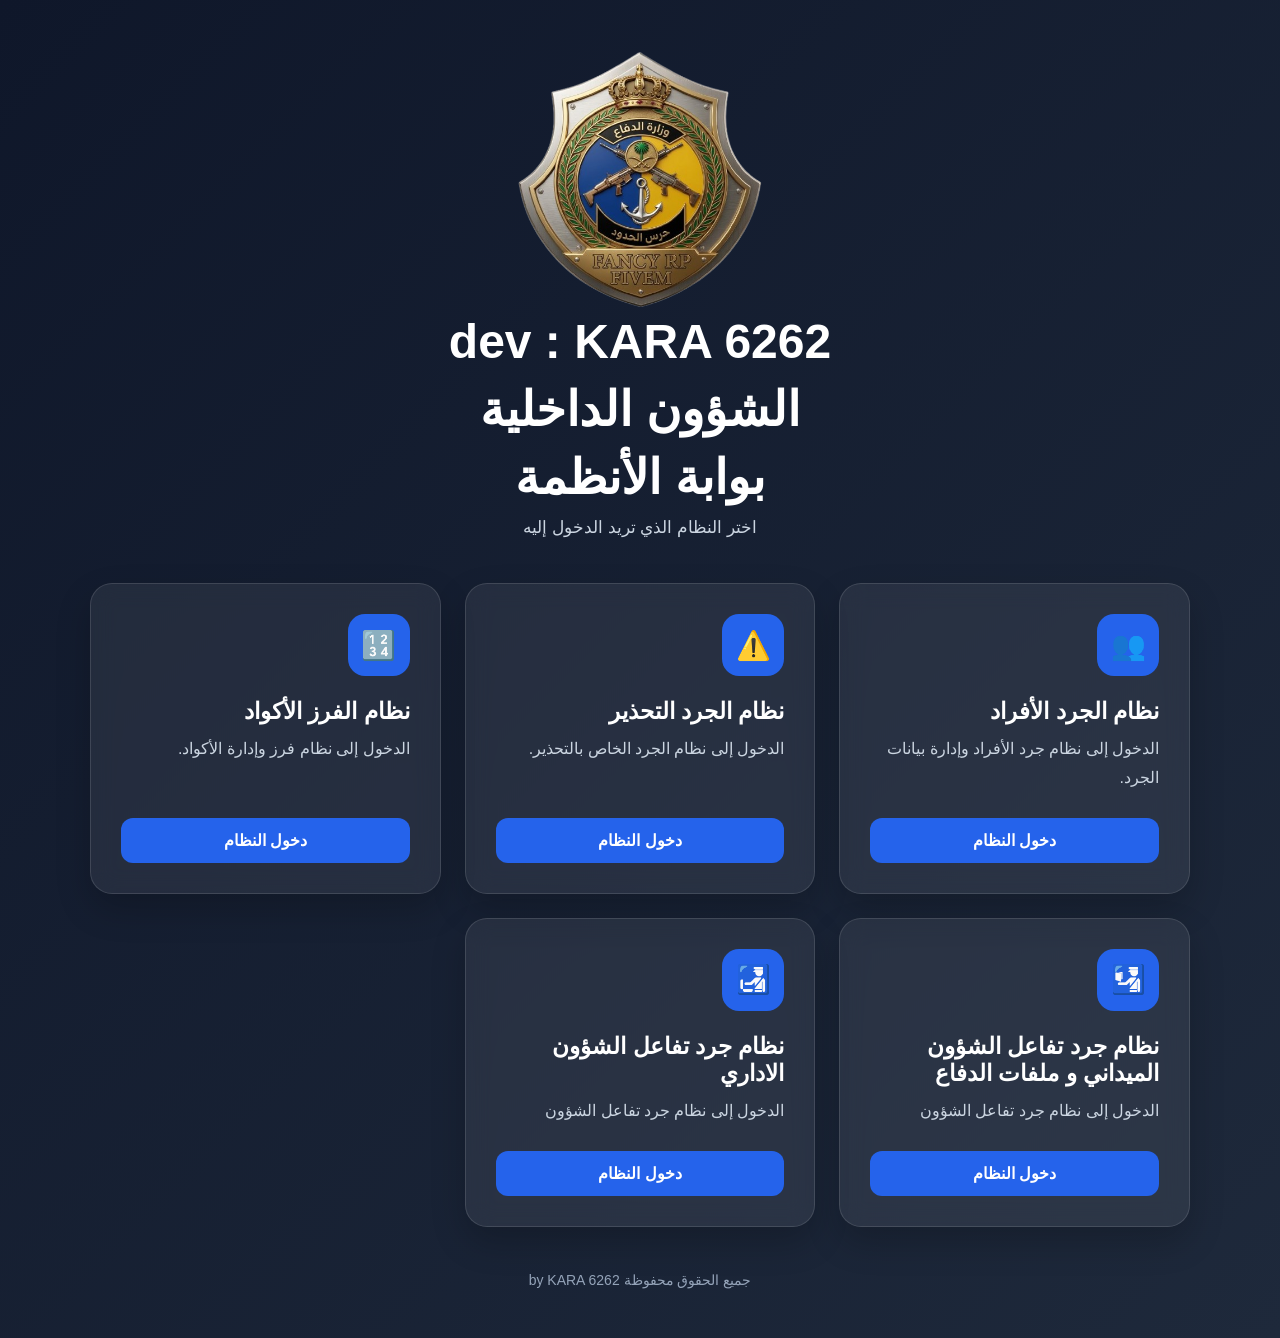
<file: total/index.html>
<!DOCTYPE html>
<html lang="ar" dir="rtl">
<head>
  <meta charset="UTF-8">
  <meta name="viewport" content="width=device-width, initial-scale=1.0">
  <title>بوابة الأنظمة</title>
  <style>
    * { box-sizing: border-box; }
    body {
      margin: 0;
      font-family: Tahoma, Arial, sans-serif;
      min-height: 100vh;
      background: linear-gradient(135deg, #0f172a, #1e293b);
      color: #fff;
    }

    .container {
      width: min(1100px, 92%);
      margin: auto;
      padding: 50px 0;
    }

    header {
      text-align: center;
      margin-bottom: 45px;
    }

    header h1 {
      margin: 0 0 12px;
      font-size: clamp(30px, 5vw, 48px);
    }

    header p {
      margin: 0;
      color: #cbd5e1;
      font-size: 17px;
    }

    .systems {
      display: grid;
      grid-template-columns: repeat(3, 1fr);
      gap: 24px;
    }

    .card {
      display: flex;
      flex-direction: column;
      justify-content: space-between;
      min-height: 260px;
      padding: 30px;
      border: 1px solid rgba(255,255,255,.12);
      border-radius: 22px;
      background: rgba(255,255,255,.07);
      backdrop-filter: blur(12px);
      box-shadow: 0 15px 35px rgba(0,0,0,.2);
      transition: .25s ease;
    }

    .card:hover {
      transform: translateY(-7px);
      background: rgba(255,255,255,.11);
      box-shadow: 0 20px 45px rgba(0,0,0,.3);
    }

    .icon {
      width: 62px;
      height: 62px;
      display: grid;
      place-items: center;
      border-radius: 17px;
      background: #2563eb;
      font-size: 28px;
      margin-bottom: 22px;
    }

    .card h2 {
      margin: 0 0 10px;
      font-size: 23px;
    }

    .card p {
      margin: 0 0 25px;
      color: #cbd5e1;
      line-height: 1.8;
    }

    .btn {
      display: block;
      text-align: center;
      text-decoration: none;
      color: #fff;
      background: #2563eb;
      padding: 13px 18px;
      border-radius: 12px;
      font-weight: bold;
      transition: .2s;
    }

    .btn:hover {
      background: #1d4ed8;
    }

    footer {
      text-align: center;
      margin-top: 45px;
      color: #94a3b8;
      font-size: 14px;
    }
    header img {
      max-width: 300px;
      max-height: 300px;
    }
    

    @media (max-width: 800px) {
      .systems {
        grid-template-columns: 1fr;
      }

      .container {
        padding: 35px 0;
      }
    }
  </style>
</head>

<body>
  <main class="container">
    
    <header>
      <img src="assets/1.png">
      <h1>dev : KARA 6262</h1>
        <h1>الشؤون الداخلية </h1>
      <h1>بوابة الأنظمة</h1>
      <p>اختر النظام الذي تريد الدخول إليه</p>
    </header>

    <section class="systems">

      <article class="card">
        <div>
          <div class="icon">👥</div>
          <h2>نظام الجرد الأفراد</h2>
          <p>الدخول إلى نظام جرد الأفراد وإدارة بيانات الجرد.</p>
        </div>
        <a class="btn" href="afrad/index.html">دخول النظام</a>
      </article>

      <article class="card">
        <div>
          <div class="icon">⚠️</div>
          <h2>نظام الجرد التحذير</h2>
          <p>الدخول إلى نظام الجرد الخاص بالتحذير.</p>
        </div>
        <a class="btn" href="thather/index_updated.html">دخول النظام</a>
      </article>

      <article class="card">
        <div>
          <div class="icon">🔢</div>
          <h2>نظام الفرز الأكواد</h2>
          <p>الدخول إلى نظام فرز وإدارة الأكواد.</p>
        </div>
        <a class="btn" href="code/index.html">دخول النظام</a>
      </article>
      <article class="card">
        <div>
          <div class="icon">🛂</div>
          <h2> نظام جرد تفاعل الشؤون الميداني و ملفات الدفاع</h2>
          <p>الدخول إلى نظام جرد تفاعل الشؤون</p>
        </div>
        <a class="btn" href="tfaaol/index.html">دخول النظام</a>
      </article>
      <article class="card">
        <div>
          <div class="icon">🛃</div>
          <h2> نظام جرد تفاعل الشؤون الاداري</h2>
          <p>الدخول إلى نظام جرد تفاعل الشؤون</p>
        </div>
        <a class="btn" href="maydany/index.html">دخول النظام</a>
      </article>
    </section>

    <footer>
      جميع الحقوق محفوظة
      by KARA 6262
    </footer>

  </main>
</body>
</html>
</file>
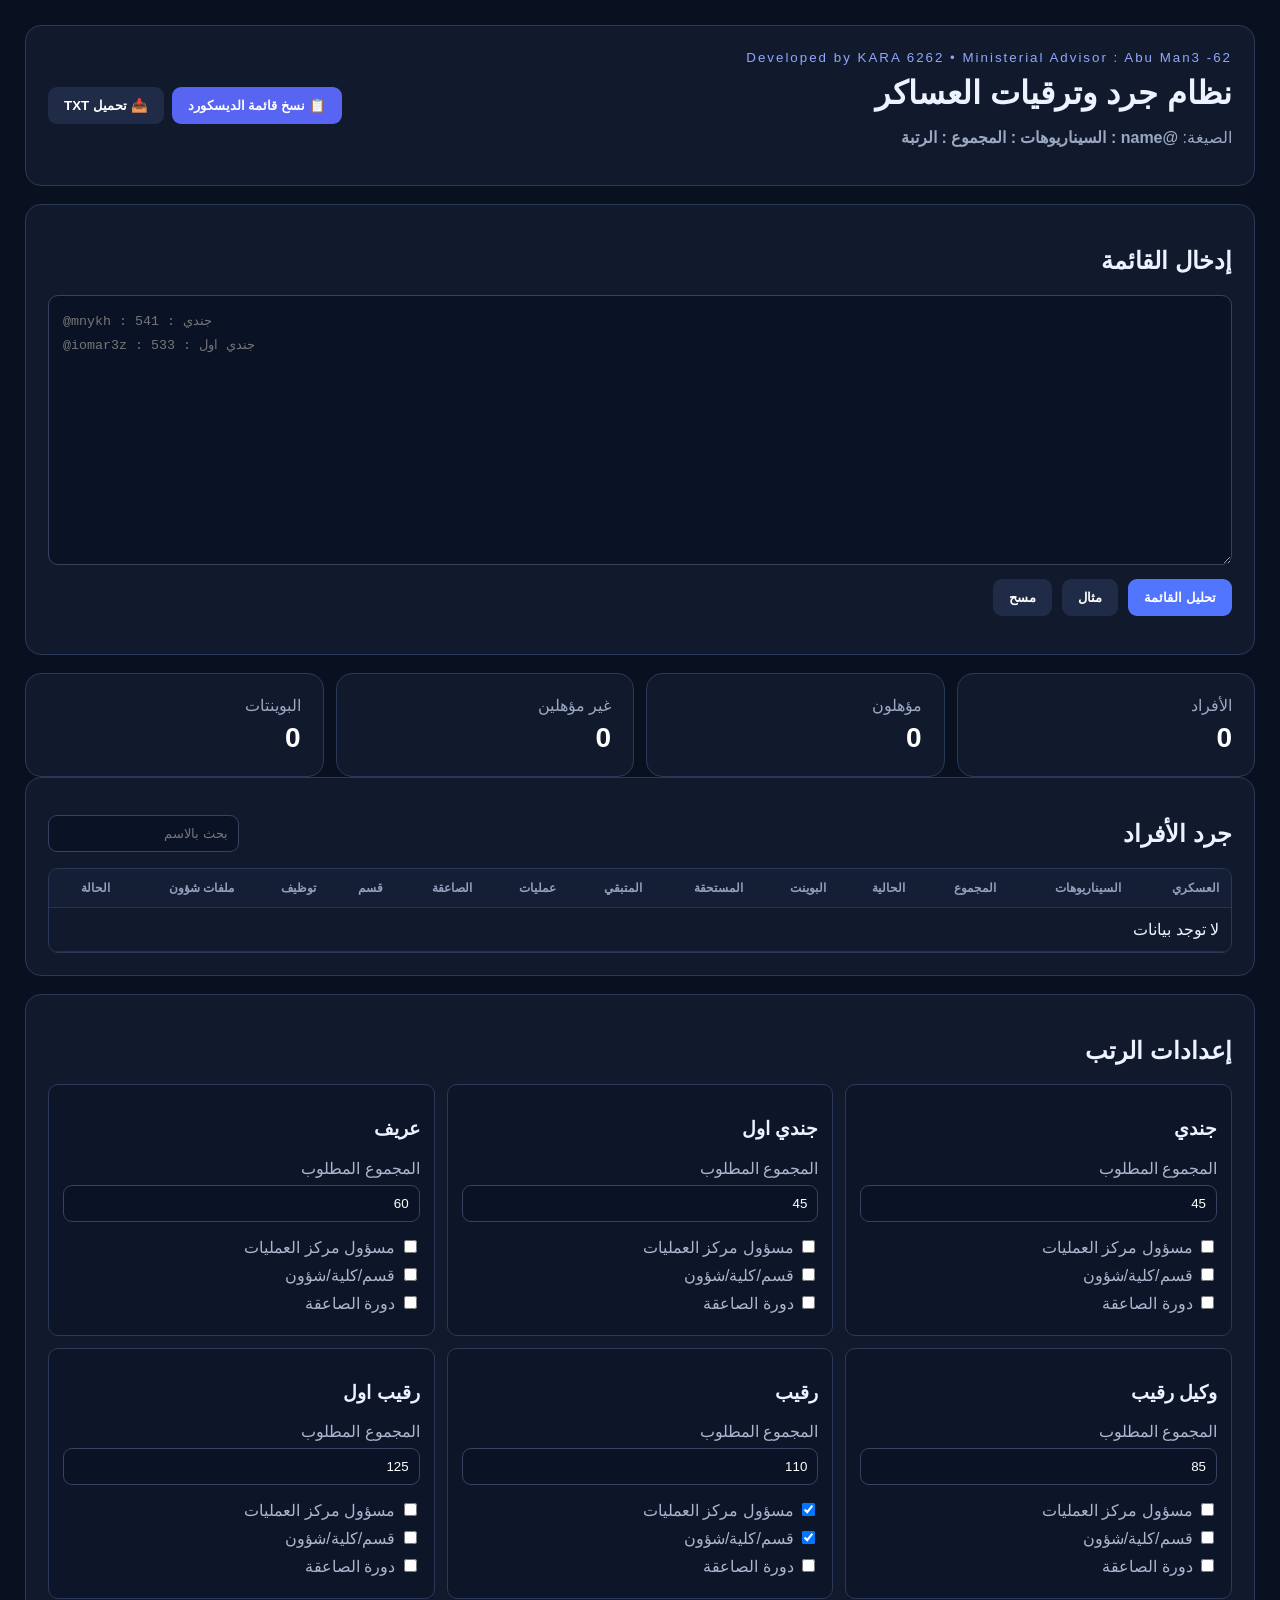
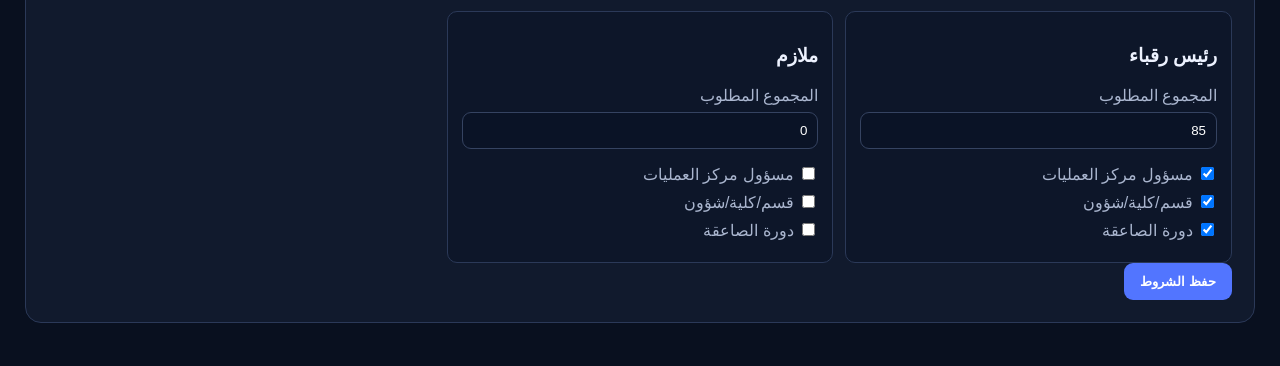
<file: total/afrad/index.html>
<!doctype html><html lang="ar" dir="rtl"><head><meta charset="utf-8"><meta name="viewport" content="width=device-width,initial-scale=1"><title>جرد ترقيات GTA RP</title><link rel="stylesheet" href="style.css"></head><body><main>
<header><div><small>Developed by KARA 6262 • Ministerial Advisor : Abu Man3 -62</small><h1>نظام جرد وترقيات العساكر</h1><p>الصيغة: <b>@name : السيناريوهات : المجموع : الرتبة</b></p></div><div class="export-actions">
<button id="copyDiscord">📋 نسخ قائمة الديسكورد</button>
<button id="export">📥 تحميل TXT</button>
</div></header>
<section><h2>إدخال القائمة</h2><textarea id="input" placeholder="@mnykh : 541 : جندي&#10;@iomar3z : 533 : جندي اول"></textarea><div class="actions"><button id="process">تحليل القائمة</button><button id="sample">مثال</button><button id="clear">مسح</button></div><p id="msg"></p></section>
<div class="stats"><div>الأفراد<strong id="total">0</strong></div><div>مؤهلون<strong id="eligible">0</strong></div><div>غير مؤهلين<strong id="not">0</strong></div><div>البوينتات<strong id="points">0</strong></div></div>
<section><div class="toolbar"><h2>جرد الأفراد</h2><input id="search" placeholder="بحث بالاسم"></div><div class="table"><table><thead><tr><th>العسكري</th><th>السيناريوهات</th><th>المجموع</th><th>الحالية</th><th>البوينت</th><th>المستحقة</th><th>المتبقي</th><th>عمليات</th><th>الصاعقة</th><th>قسم</th><th>توظيف</th><th>ملفات شؤون</th><th>الحالة</th></tr></thead><tbody id="body"></tbody></table></div></section>
<section><h2>إعدادات الرتب</h2><div id="rules" class="rules"></div><button id="save">حفظ الشروط</button></section>
</main><script src="app.js"></script></body></html>
</file>
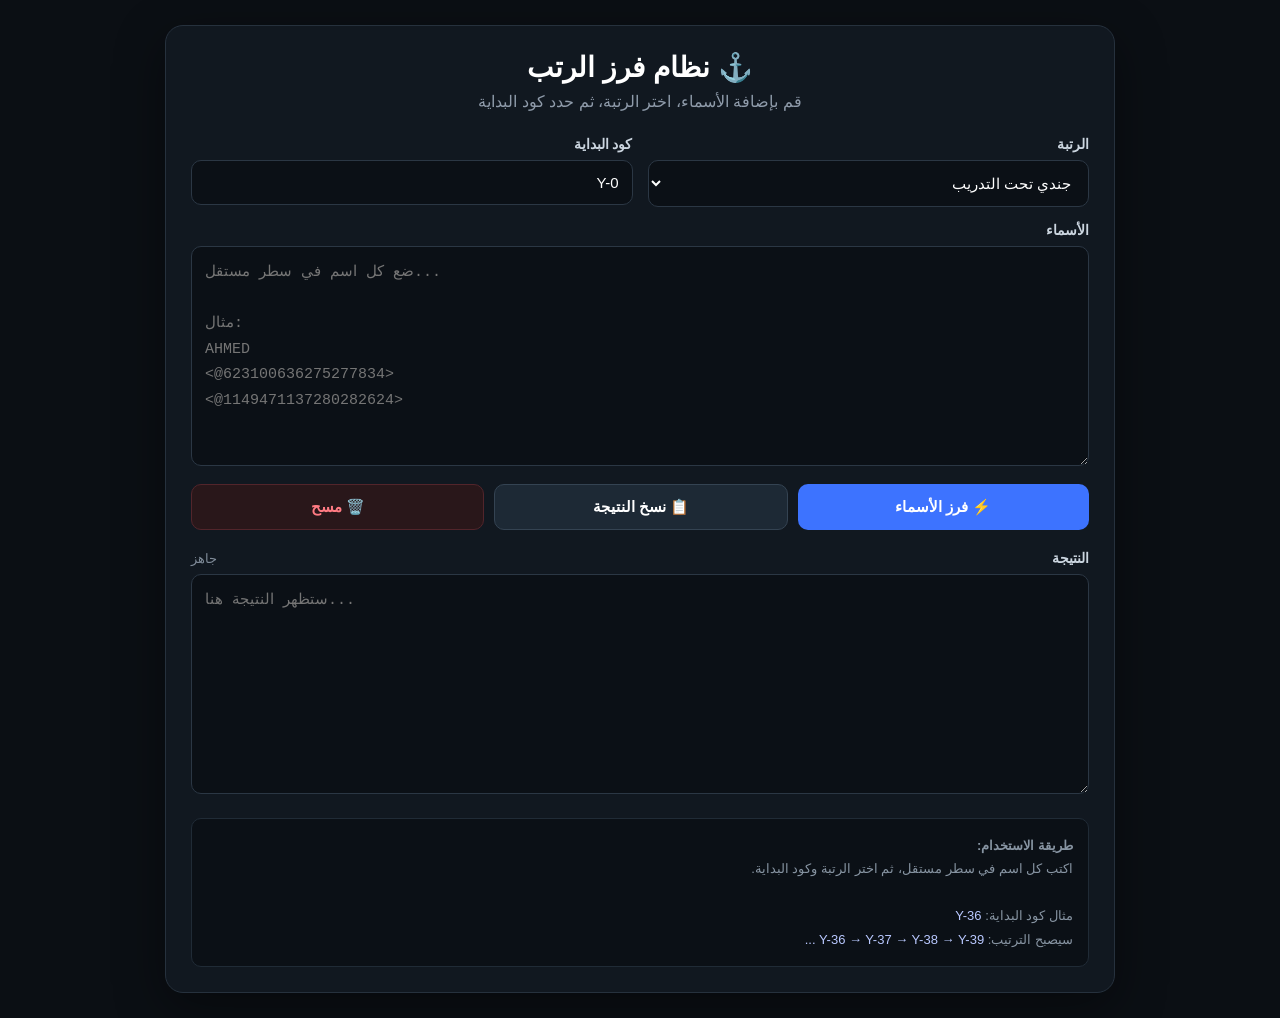
<file: total/code/index.html>
<!DOCTYPE html>
<html lang="ar" dir="rtl">
<head>
    <meta charset="UTF-8">
    <meta name="viewport" content="width=device-width, initial-scale=1.0">
    <title>نظام فرز الرتب</title>

    <style>
        * {
            box-sizing: border-box;
            font-family: "Segoe UI", Tahoma, Arial, sans-serif;
        }

        body {
            margin: 0;
            min-height: 100vh;
            background: #0b0f14;
            color: #fff;
            display: flex;
            justify-content: center;
            align-items: center;
            padding: 25px;
        }

        .container {
            width: 100%;
            max-width: 950px;
            background: #111820;
            border: 1px solid #26313d;
            border-radius: 18px;
            padding: 25px;
            box-shadow: 0 15px 50px rgba(0,0,0,.4);
        }

        h1 {
            text-align: center;
            margin: 0 0 8px;
            font-size: 28px;
        }

        .subtitle {
            text-align: center;
            color: #8f9baa;
            margin-bottom: 25px;
        }

        .grid {
            display: grid;
            grid-template-columns: 1fr 1fr;
            gap: 15px;
        }

        .field {
            display: flex;
            flex-direction: column;
            gap: 8px;
        }

        .field.full {
            grid-column: 1 / -1;
        }

        label {
            color: #cbd5df;
            font-size: 14px;
            font-weight: bold;
        }

        input,
        select,
        textarea {
            width: 100%;
            background: #0b1016;
            border: 1px solid #2b3744;
            border-radius: 10px;
            color: white;
            padding: 13px;
            outline: none;
            font-size: 15px;
            transition: .2s;
        }

        input:focus,
        select:focus,
        textarea:focus {
            border-color: #5c8dff;
            box-shadow: 0 0 0 3px rgba(92,141,255,.1);
        }

        textarea {
            min-height: 220px;
            resize: vertical;
            direction: ltr;
            text-align: left;
            font-family: Consolas, monospace;
            line-height: 1.7;
        }

        .buttons {
            display: flex;
            gap: 10px;
            margin-top: 18px;
            flex-wrap: wrap;
        }

        button {
            flex: 1;
            min-width: 150px;
            padding: 13px 18px;
            border: none;
            border-radius: 10px;
            cursor: pointer;
            font-size: 15px;
            font-weight: bold;
            transition: .2s;
        }

        .sort-btn {
            background: #3d73ff;
            color: white;
        }

        .sort-btn:hover {
            background: #2d60df;
            transform: translateY(-1px);
        }

        .copy-btn {
            background: #1d2935;
            color: white;
            border: 1px solid #344352;
        }

        .copy-btn:hover {
            background: #263542;
        }

        .clear-btn {
            background: #29171a;
            color: #ff7b83;
            border: 1px solid #52252b;
        }

        .clear-btn:hover {
            background: #3a1d21;
        }

        .result {
            margin-top: 20px;
        }

        .result-title {
            display: flex;
            justify-content: space-between;
            align-items: center;
            margin-bottom: 8px;
        }

        .status {
            color: #7f8b98;
            font-size: 13px;
        }

        .example {
            margin-top: 20px;
            background: #0b1016;
            border: 1px solid #202b36;
            border-radius: 10px;
            padding: 15px;
            color: #8794a2;
            font-size: 13px;
            line-height: 1.8;
        }

        .example code {
            color: #b9c8ff;
        }

        @media (max-width: 700px) {
            .grid {
                grid-template-columns: 1fr;
            }

            .field.full {
                grid-column: auto;
            }

            body {
                padding: 12px;
            }

            .container {
                padding: 18px;
            }
        }
    </style>
</head>

<body>

<div class="container">

    <h1>⚓ نظام فرز الرتب</h1>
    <div class="subtitle">
        قم بإضافة الأسماء، اختر الرتبة، ثم حدد كود البداية
    </div>

    <div class="grid">

        <div class="field">
            <label>الرتبة</label>

            <select id="rank">
                <option value="جندي تحت التدريب">جندي تحت التدريب</option>
                <option value="جندي">جندي</option>
                <option value="جندي أول">جندي أول</option>
                <option value="عريف">عريف</option>
                <option value="وكيل رقيب">وكيل رقيب</option>
                <option value="رقيب">رقيب</option>
                <option value="رقيب أول">رقيب أول</option>
                <option value="رئيس رقباء">رئيس رقباء</option>
            </select>
        </div>

        <div class="field">
            <label>كود البداية</label>
            <input
                id="startCode"
                type="text"
                value="Y-0"
                placeholder="مثال: Y-36"
            >
        </div>

        <div class="field full">
            <label>الأسماء</label>

            <textarea
                id="names"
                placeholder="ضع كل اسم في سطر مستقل...

مثال:
AHMED
<@623100636275277834>
<@1149471137280282624>"
            ></textarea>
        </div>

    </div>

    <div class="buttons">
        <button class="sort-btn" onclick="sortNames()">
            ⚡ فرز الأسماء
        </button>

        <button class="copy-btn" onclick="copyResult()">
            📋 نسخ النتيجة
        </button>

        <button class="clear-btn" onclick="clearAll()">
            🗑️ مسح
        </button>
    </div>

    <div class="result">

        <div class="result-title">
            <label>النتيجة</label>
            <span class="status" id="status">جاهز</span>
        </div>

        <textarea
            id="result"
            readonly
            placeholder="ستظهر النتيجة هنا..."
        ></textarea>

    </div>

    <div class="example">
        <strong>طريقة الاستخدام:</strong><br>
        اكتب كل اسم في سطر مستقل، ثم اختر الرتبة وكود البداية.
        <br><br>
        مثال كود البداية:
        <code>Y-36</code>
        <br>
        سيصبح الترتيب:
        <code>Y-36 → Y-37 → Y-38 → Y-39 ...</code>
    </div>

</div>


<script>

    function parseCode(code) {

        code = code.trim();

        /*
            يبحث عن آخر رقم في الكود.

            Y-36  → prefix = Y- / number = 36
            A-100 → prefix = A- / number = 100
            TEST5 → prefix = TEST / number = 5
        */

        const match = code.match(/^(.*?)(\d+)$/);

        if (!match) {
            return null;
        }

        return {
            prefix: match[1],
            number: parseInt(match[2], 10)
        };
    }


    function getRankHeader(rank) {

        return `『 ⭐⚓️                ${rank}                   ⚓️⭐ 』`;

    }


    function sortNames() {

        const rank = document.getElementById("rank").value;

        const startCode =
            document.getElementById("startCode").value.trim(" ");

        const namesText =
            document.getElementById("names").value;

        const resultBox =
            document.getElementById("result");

        const status =
            document.getElementById("status");


        if (!startCode) {

            alert("يرجى كتابة كود البداية.");

            return;
        }


        const parsedCode = parseCode(startCode);

        if (!parsedCode) {

            alert(
                "صيغة الكود غير صحيحة.\n\n" +
                "استخدم مثلاً:\n" +
                "Y-0\n" +
                "Y-36\n" +
                "A-100"
            );

            return;
        }


        const names = namesText
            .split(/\r?\n/)
            .map(name => name.trim())
            .filter(name => name !== "");


        if (names.length === 0) {

            alert("يرجى إضافة اسم واحد على الأقل.");

            return;
        }


        let output = "";

        /*
            عنوان الرتبة
        */

        output += getRankHeader(rank);

        output += "\n\n";


        /*
            إنشاء الأكواد والأسماء
        */

        names.forEach((name, index) => {

            const currentNumber =
                parsedCode.number + index;

            const currentCode =
                parsedCode.prefix + currentNumber;

            output +=
                `[${currentCode}] ➤ ${name}`;

            if (index < names.length - 1) {
                output += "\n";
            }

        });


        resultBox.value = output;

        status.textContent =
            `تم فرز ${names.length} اسم`;
    }


    async function copyResult() {

        const result =
            document.getElementById("result").value;

        const status =
            document.getElementById("status");


        if (!result.trim()) {

            alert("لا توجد نتيجة لنسخها.");

            return;
        }


        try {

            await navigator.clipboard.writeText(result);

            status.textContent = "✓ تم نسخ النتيجة";

            setTimeout(() => {
                status.textContent = "جاهز";
            }, 2000);

        } catch (error) {

            /*
                حل بديل للمتصفحات التي تمنع Clipboard API
            */

            const textarea =
                document.getElementById("result");

            textarea.select();

            document.execCommand("copy");

            status.textContent = "✓ تم النسخ";
        }
    }


    function clearAll() {

        document.getElementById("names").value = "";

        document.getElementById("result").value = "";

        document.getElementById("startCode").value = "Y-0";

        document.getElementById("status").textContent = "جاهز";
    }


    /*
        Ctrl + Enter = فرز
    */

    document
        .getElementById("names")
        .addEventListener("keydown", function(event) {

            if (event.ctrlKey && event.key === "Enter") {

                sortNames();

            }

        });

</script>

</body>
</html>
</file>
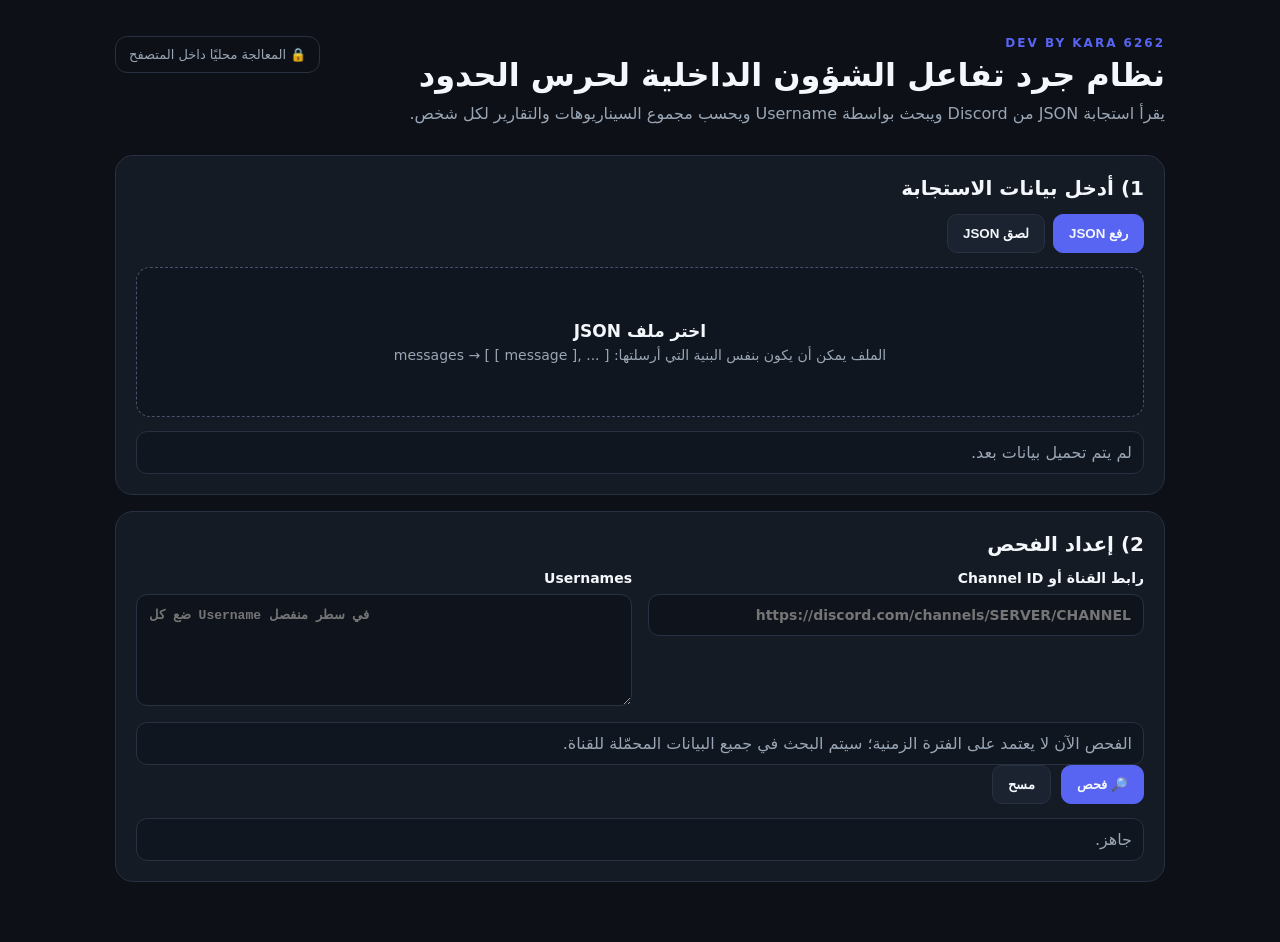
<file: total/maydany/index.html>
<!doctype html>
<html lang="ar" dir="rtl">
<head>
  <meta charset="utf-8">
  <meta name="viewport" content="width=device-width, initial-scale=1">
  <title>Discord Message Checker</title>
  <link rel="stylesheet" href="style.css">
</head>
<body>
<main class="wrap">
  <header class="hero">
    <div>
      <div class="eyebrow">DEV BY KARA 6262</div>
      <h1>نظام جرد تفاعل الشؤون الداخلية لحرس الحدود</h1>
      <p>يقرأ استجابة JSON من Discord ويبحث بواسطة Username ويحسب مجموع السيناريوهات والتقارير لكل شخص.</p>
    </div>
    <div class="privacy">🔒 المعالجة محليًا داخل المتصفح</div>
  </header>

  <section class="card">
    <h2>1) أدخل بيانات الاستجابة</h2>
    <div class="tabs">
      <button class="tab active" data-tab="file" type="button">رفع JSON</button>
      <button class="tab" data-tab="paste" type="button">لصق JSON</button>
    </div>

    <div id="fileTab" class="tab-panel active">
      <label class="drop">
        <input id="jsonFile" type="file" accept=".json,application/json,text/plain">
        <span class="drop-title">اختر ملف JSON</span>
        <span class="drop-help">الملف يمكن أن يكون بنفس البنية التي أرسلتها: messages → [ [ message ], ... ]</span>
      </label>
    </div>

    <div id="pasteTab" class="tab-panel">
      <textarea id="jsonText" placeholder='الصق Response JSON هنا...'></textarea>
    </div>

    <div id="dataStatus" class="status">لم يتم تحميل بيانات بعد.</div>
  </section>

  <section class="card">
    <h2>2) إعداد الفحص</h2>

    <div class="grid">
      <label>
        رابط القناة أو Channel ID
        <input id="channel" placeholder="https://discord.com/channels/SERVER/CHANNEL">
      </label>

      <label>
        Usernames
        <textarea id="users" class="small-area" placeholder="ضع كل Username في سطر منفصل"></textarea>
      </label>
    </div>

    <div class="status">الفحص الآن لا يعتمد على الفترة الزمنية؛ سيتم البحث في جميع البيانات المحمّلة للقناة.</div>

    <div class="actions">
      <button id="check" class="primary" type="button">🔎 فحص</button>
      <button id="clear" type="button">مسح</button>
    </div>

    <div id="checkStatus" class="status">جاهز.</div>
  </section>

  <section id="summaryCard" class="card" hidden>
    <div class="summary-head">
      <div>
        <h2>النتيجة</h2>
        <p id="summaryMeta"></p>
      </div>
      <button id="downloadCsv" type="button">⬇ تصدير TXT</button>
    </div>

    <div id="summaryBoxes" class="boxes"></div>
    <div class="table-wrap">
      <table>
        <thead>
          <tr>
            <th>Username</th>
            <th>User ID</th>
            <th>Global Name</th>
            <th>النتيجة</th>
            <th>عدد الرسائل</th>
            <th>السيناريوهات</th>
            <th>التقارير</th><th>مجموع التقارير والسيناريوهات</th>
            <th>أول رسالة</th>
            <th>آخر رسالة</th>
          </tr>
        </thead>
        <tbody id="resultsBody"></tbody>
      </table>
    </div>
  </section>

  <section id="messagesCard" class="card" hidden>
    <h2>الرسائل المطابقة</h2>
    <div id="messagesList"></div>
  </section>
</main>

<script src="app.js"></script>
</body>
</html>
</file>
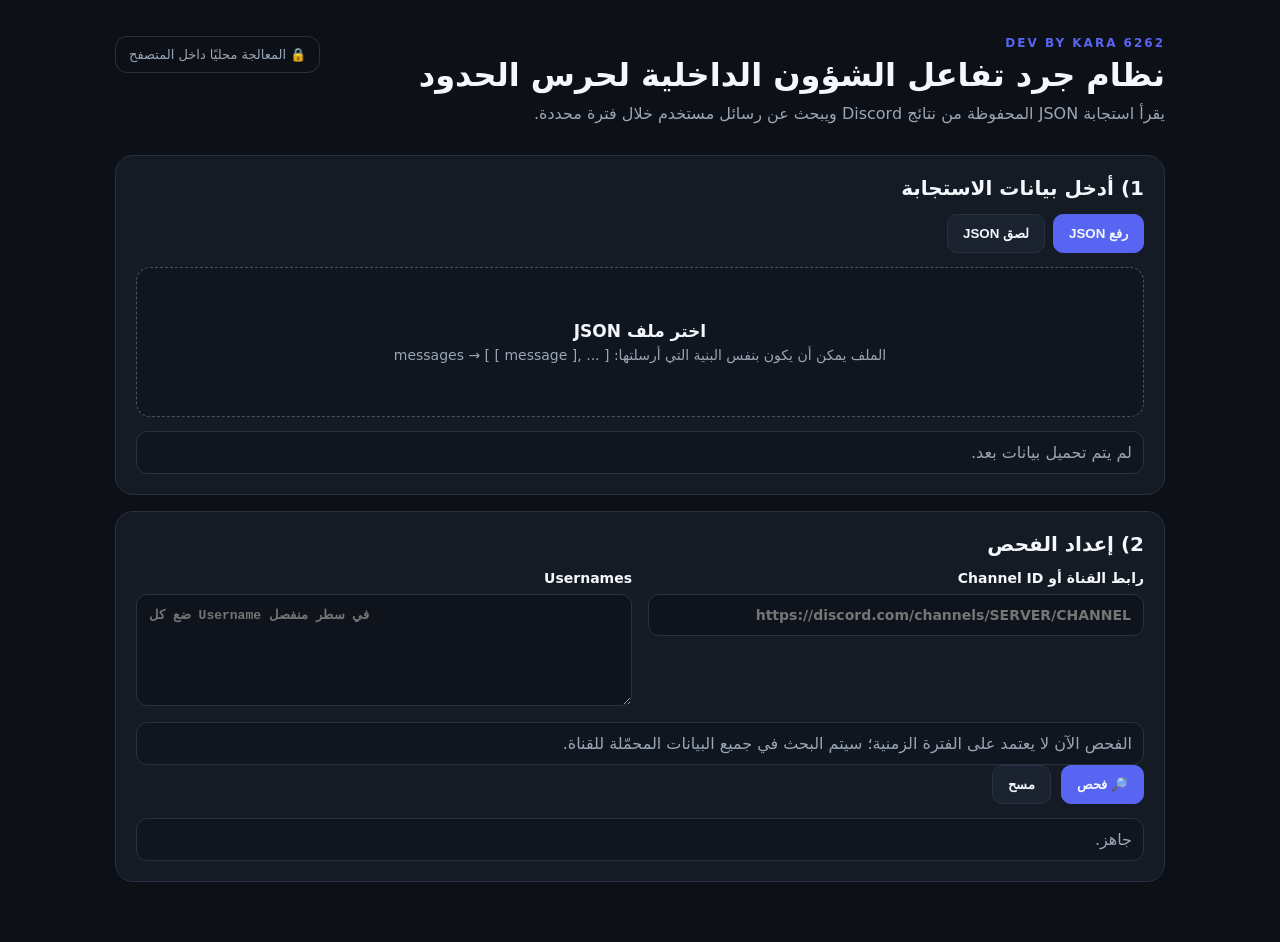
<file: total/tfaaol/index.html>
<!doctype html>
<html lang="ar" dir="rtl">
<head>
  <meta charset="utf-8">
  <meta name="viewport" content="width=device-width, initial-scale=1">
  <title>Discord Message Checker</title>
  <link rel="stylesheet" href="style.css">
</head>
<body>
<main class="wrap">
  <header class="hero">
    <div>
      <div class="eyebrow">DEV BY KARA 6262</div>
      <h1>نظام جرد تفاعل الشؤون الداخلية لحرس الحدود</h1>
      <p>يقرأ استجابة JSON المحفوظة من نتائج Discord ويبحث عن رسائل مستخدم خلال فترة محددة.</p>
    </div>
    <div class="privacy">🔒 المعالجة محليًا داخل المتصفح</div>
  </header>

  <section class="card">
    <h2>1) أدخل بيانات الاستجابة</h2>
    <div class="tabs">
      <button class="tab active" data-tab="file" type="button">رفع JSON</button>
      <button class="tab" data-tab="paste" type="button">لصق JSON</button>
    </div>

    <div id="fileTab" class="tab-panel active">
      <label class="drop">
        <input id="jsonFile" type="file" accept=".json,application/json,text/plain">
        <span class="drop-title">اختر ملف JSON</span>
        <span class="drop-help">الملف يمكن أن يكون بنفس البنية التي أرسلتها: messages → [ [ message ], ... ]</span>
      </label>
    </div>

    <div id="pasteTab" class="tab-panel">
      <textarea id="jsonText" placeholder='الصق Response JSON هنا...'></textarea>
    </div>

    <div id="dataStatus" class="status">لم يتم تحميل بيانات بعد.</div>
  </section>

  <section class="card">
    <h2>2) إعداد الفحص</h2>

    <div class="grid">
      <label>
        رابط القناة أو Channel ID
        <input id="channel" placeholder="https://discord.com/channels/SERVER/CHANNEL">
      </label>

      <label>
        Usernames
        <textarea id="users" class="small-area" placeholder="ضع كل Username في سطر منفصل"></textarea>
      </label>
    </div>

    <div class="status">الفحص الآن لا يعتمد على الفترة الزمنية؛ سيتم البحث في جميع البيانات المحمّلة للقناة.</div>

    <div class="actions">
      <button id="check" class="primary" type="button">🔎 فحص</button>
      <button id="clear" type="button">مسح</button>
    </div>

    <div id="checkStatus" class="status">جاهز.</div>
  </section>

  <section id="summaryCard" class="card" hidden>
    <div class="summary-head">
      <div>
        <h2>النتيجة</h2>
        <p id="summaryMeta"></p>
      </div>
      <button id="downloadCsv" type="button">⬇ تصدير CSV</button>
    </div>

    <div id="summaryBoxes" class="boxes"></div>
    <div class="table-wrap">
      <table>
        <thead>
          <tr>
            <th>Username</th>
            <th>User ID</th>
            <th>Global Name</th>
            <th>النتيجة</th>
            <th>عدد الرسائل</th>
            <th>أول رسالة</th>
            <th>آخر رسالة</th>
          </tr>
        </thead>
        <tbody id="resultsBody"></tbody>
      </table>
    </div>
  </section>

  <section id="messagesCard" class="card" hidden>
    <h2>الرسائل المطابقة</h2>
    <div id="messagesList"></div>
  </section>
</main>

<script src="app.js"></script>
</body>
</html>
</file>
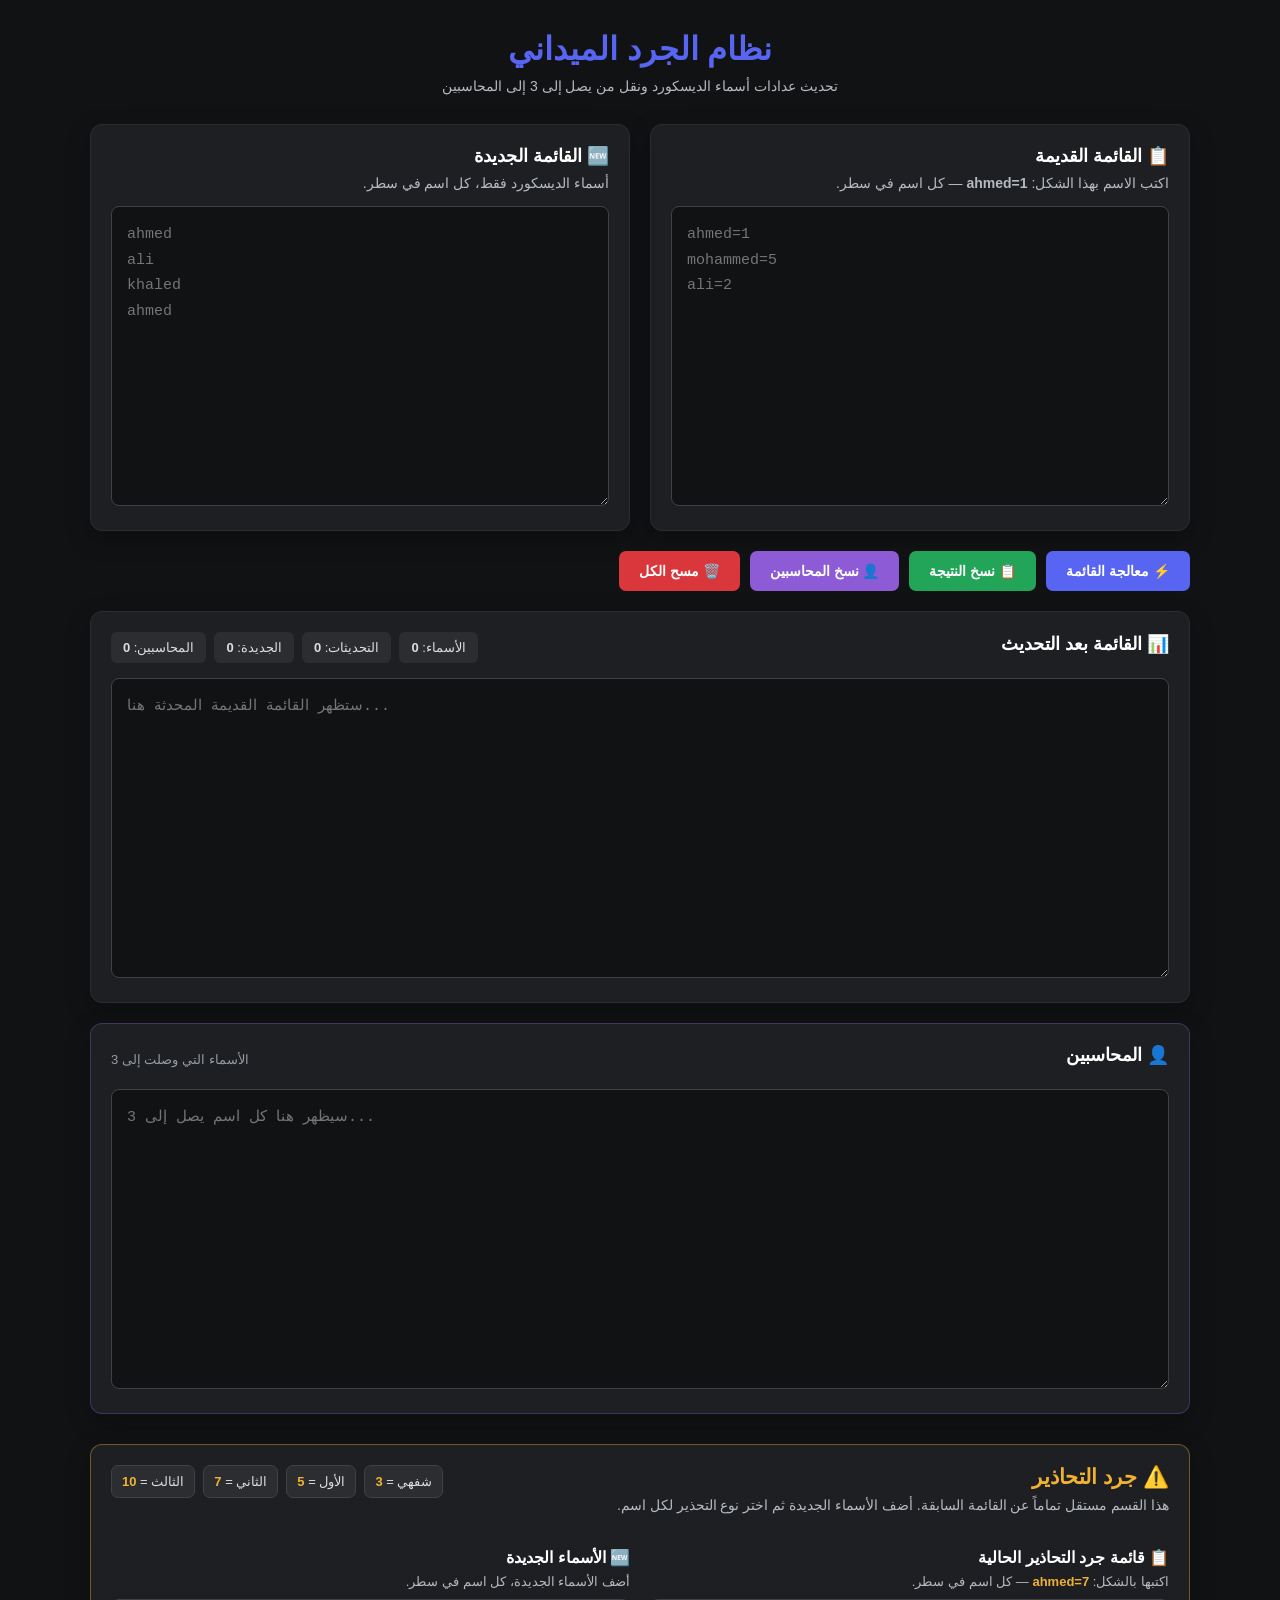
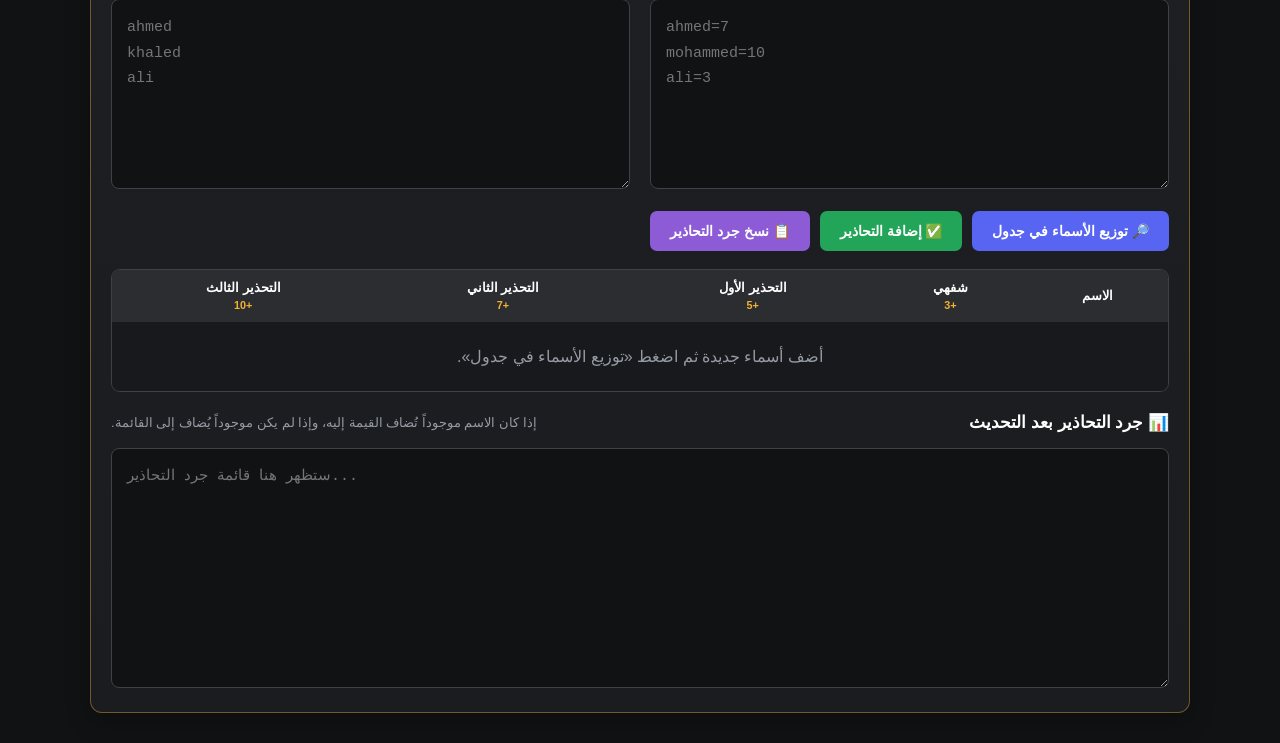
<file: total/thather/index_updated.html>
<!DOCTYPE html>
<html lang="ar" dir="rtl">
<head>
<meta charset="UTF-8">
<meta name="viewport" content="width=device-width, initial-scale=1.0">
<title>نظام الجرد الميداني</title>
<link rel="stylesheet" href="style_updated.css">
</head>
<body>
<div class="container">
<header>
<h1>نظام الجرد الميداني</h1>
<p>تحديث عدادات أسماء الديسكورد ونقل من يصل إلى 3 إلى المحاسبين</p>
</header>

<main class="cards">
<section class="card">
<h2>📋 القائمة القديمة</h2>
<p>اكتب الاسم بهذا الشكل: <b>ahmed=1</b> — كل اسم في سطر.</p>
<textarea id="oldList" placeholder="ahmed=1
mohammed=5
ali=2"></textarea>
</section>

<section class="card">
<h2>🆕 القائمة الجديدة</h2>
<p>أسماء الديسكورد فقط، كل اسم في سطر.</p>
<textarea id="newList" placeholder="ahmed
ali
khaled
ahmed"></textarea>
</section>
</main>

<div class="actions">
<button id="processBtn">⚡ معالجة القائمة</button>
<button id="copyBtn" class="success">📋 نسخ النتيجة</button>
<button id="copyAccountantsBtn" class="accountantsBtn">👤 نسخ المحاسبين</button>
<button id="clearBtn" class="danger">🗑️ مسح الكل</button>
</div>

<div id="message" class="message"></div>

<section class="result card">
<div class="result-header">
<h2>📊 القائمة بعد التحديث</h2>
<div class="stats">
<span>الأسماء: <b id="totalNames">0</b></span>
<span>التحديثات: <b id="updatedNames">0</b></span>
<span>الجديدة: <b id="newNames">0</b></span>
<span>المحاسبين: <b id="accountantCount">0</b></span>
</div>
</div>
<textarea id="result" readonly placeholder="ستظهر القائمة القديمة المحدثة هنا..."></textarea>
</section>

<section class="result card accountants">
<div class="result-header">
<h2>👤 المحاسبين</h2>
<span class="hint">الأسماء التي وصلت إلى 3</span>
</div>
<textarea id="accountants" readonly placeholder="سيظهر هنا كل اسم يصل إلى 3..."></textarea>
</section>

<!-- قسم مستقل: جرد التحاذير -->
<section class="warning-inventory card">
<div class="section-title">
<div>
<h2>⚠️ جرد التحاذير</h2>
<p>هذا القسم مستقل تماماً عن القائمة السابقة. أضف الأسماء الجديدة ثم اختر نوع التحذير لكل اسم.</p>
</div>
<div class="warning-values">
<span>شفهي = <b>3</b></span><span>الأول = <b>5</b></span><span>الثاني = <b>7</b></span><span>الثالث = <b>10</b></span>
</div>
</div>
<div class="warning-grid">
<div>
<label for="warningOldList">📋 قائمة جرد التحاذير الحالية</label>
<p class="field-hint">اكتبها بالشكل: <b>ahmed=7</b> — كل اسم في سطر.</p>
<textarea id="warningOldList" class="warning-textarea" placeholder="ahmed=7
mohammed=10
ali=3"></textarea>
</div>
<div>
<label for="warningNewList">🆕 الأسماء الجديدة</label>
<p class="field-hint">أضف الأسماء الجديدة، كل اسم في سطر.</p>
<textarea id="warningNewList" class="warning-textarea" placeholder="ahmed
khaled
ali"></textarea>
</div>
</div>
<div class="warning-actions">
<button id="prepareWarningsBtn">🔎 توزيع الأسماء في جدول</button>
<button id="applyWarningsBtn" class="success" disabled>✅ إضافة التحاذير</button>
<button id="copyWarningsBtn" class="accountantsBtn">📋 نسخ جرد التحاذير</button>
</div>
<div id="warningMessage" class="message"></div>
<div class="warning-table-wrap">
<table id="warningTable">
<thead><tr><th>الاسم</th><th>شفهي<br><small>+3</small></th><th>التحذير الأول<br><small>+5</small></th><th>التحذير الثاني<br><small>+7</small></th><th>التحذير الثالث<br><small>+10</small></th></tr></thead>
<tbody id="warningTableBody"><tr><td colspan="5" class="empty-row">أضف أسماء جديدة ثم اضغط «توزيع الأسماء في جدول».</td></tr></tbody>
</table>
</div>
<div class="warning-result">
<div class="result-header"><h3>📊 جرد التحاذير بعد التحديث</h3><span class="hint">إذا كان الاسم موجوداً تُضاف القيمة إليه، وإذا لم يكن موجوداً يُضاف إلى القائمة.</span></div>
<textarea id="warningResult" readonly placeholder="ستظهر هنا قائمة جرد التحاذير..."></textarea>
</div>
</section>
</div>
<script src="script_updated.js"></script>
</body>
</html>
</file>
<file: total/afrad/style.css>
*{box-sizing:border-box}body{margin:0;background:#09101f;color:#edf2ff;font-family:Tahoma,Arial,sans-serif}main{max-width:1450px;margin:auto;padding:25px}header,section,.stats>div{background:#111a2d;border:1px solid #2b3958;border-radius:16px;padding:22px;margin-bottom:18px}header{display:flex;justify-content:space-between;align-items:center;gap:20px}small{color:#91a7ff;letter-spacing:2px}h1{margin:8px 0}p{color:#9aa8c2}textarea{width:100%;height:270px;background:#0a1326;color:white;border:1px solid #354361;border-radius:10px;padding:14px;direction:ltr;text-align:left;line-height:1.8}button{border:0;border-radius:9px;padding:11px 16px;background:#5275ff;color:#fff;font-weight:bold;cursor:pointer}.actions{display:flex;gap:10px;margin-top:10px}.actions button:not(:first-child){background:#202c47}.stats{display:grid;grid-template-columns:repeat(4,1fr);gap:12px}.stats>div{margin:0;color:#9aa8c2}.stats strong{display:block;color:#fff;font-size:28px;margin-top:7px}.toolbar{display:flex;justify-content:space-between;gap:15px;align-items:center}.toolbar input,input{background:#0a1326;color:white;border:1px solid #354361;border-radius:9px;padding:10px}.table{overflow:auto;border:1px solid #2b3958;border-radius:10px}table{width:100%;min-width:1100px;border-collapse:collapse}th,td{padding:12px;border-bottom:1px solid #24314c;text-align:right}th{color:#91a0bd;background:#141e34;font-size:12px}.ok{color:#55d5a5}.bad{color:#ff8196}.check{display:flex;gap:6px;align-items:center}.rules{display:grid;grid-template-columns:repeat(3,1fr);gap:12px}.rule{background:#0d1629;border:1px solid #2b3958;border-radius:10px;padding:14px}.rule input[type=number]{width:100%;margin:7px 0}.rule label{display:block;margin:8px 0;color:#aab6cf}@media(max-width:800px){header{flex-direction:column;align-items:flex-start}.stats,.rules{grid-template-columns:1fr 1fr}}@media(max-width:520px){main{padding:12px}.stats,.rules{grid-template-columns:1fr}}
.missing{color:#ffd166;font-size:11px}.ok{font-weight:bold}.bad{font-weight:bold}

.export-actions{display:flex;gap:8px;flex-wrap:wrap}.export-actions button:first-child{background:#5865f2}.export-actions button:last-child{background:#202c47}

.missing{color:#ffd166;font-size:11px}
</file>
<file: total/maydany/style.css>
:root{
  --bg:#0d1117;--card:#151b24;--border:#273142;--text:#f4f7fb;
  --muted:#9aa6b5;--accent:#5865f2;--ok:#3ddc97;--bad:#ff6b6b;
}
*{box-sizing:border-box}
body{margin:0;background:var(--bg);color:var(--text);font-family:system-ui,-apple-system,"Segoe UI",Tahoma,Arial,sans-serif}
.wrap{width:min(1050px,92%);margin:36px auto 60px}
.hero{display:flex;justify-content:space-between;gap:20px;align-items:flex-start;margin-bottom:22px}
.eyebrow{font-size:12px;letter-spacing:2px;color:var(--accent);font-weight:800}
h1{margin:6px 0;font-size:32px}
h2{margin:0 0 14px;font-size:20px}
p{color:var(--muted);margin:6px 0;line-height:1.7}
.privacy{border:1px solid var(--border);padding:10px 13px;border-radius:12px;color:var(--muted);font-size:13px}
.card{background:var(--card);border:1px solid var(--border);border-radius:18px;padding:20px;margin:16px 0}
.tabs{display:flex;gap:8px;margin-bottom:14px}
button{border:1px solid var(--border);background:#1b2330;color:var(--text);border-radius:10px;padding:11px 15px;cursor:pointer;font-weight:700}
button:hover{filter:brightness(1.1)}
button.primary{background:var(--accent);border-color:var(--accent)}
.tab.active{background:var(--accent);border-color:var(--accent)}
.tab-panel{display:none}.tab-panel.active{display:block}
label{display:block;font-weight:700;font-size:14px;color:var(--text)}
input,textarea{display:block;width:100%;margin-top:8px;background:#0f141c;color:var(--text);border:1px solid var(--border);border-radius:11px;padding:12px;font:inherit;outline:none}
input:focus,textarea:focus{border-color:var(--accent)}
textarea{min-height:230px;resize:vertical;direction:ltr;text-align:left;font-family:ui-monospace,SFMono-Regular,Menlo,monospace;font-size:13px}
.small-area{min-height:112px}
.drop{display:flex;min-height:150px;border:1px dashed #46536a;border-radius:14px;align-items:center;justify-content:center;text-align:center;flex-direction:column;cursor:pointer;background:#10161f}
.drop input{display:none}
.drop-title{font-size:17px}.drop-help{color:var(--muted);font-weight:400;margin-top:6px}
.grid{display:grid;grid-template-columns:1fr 1fr;gap:16px;margin-bottom:16px}
.actions{display:flex;gap:10px;flex-wrap:wrap}
.status{margin-top:14px;background:#10161f;border:1px solid var(--border);border-radius:11px;padding:11px;color:var(--muted);white-space:pre-wrap}
.summary-head{display:flex;justify-content:space-between;gap:12px;align-items:center}
.boxes{display:grid;grid-template-columns:repeat(4,1fr);gap:10px;margin:16px 0}
.box{background:#10161f;border:1px solid var(--border);border-radius:12px;padding:14px}
.box b{display:block;font-size:22px}.box span{color:var(--muted);font-size:13px}
.table-wrap{overflow:auto}
table{width:100%;border-collapse:collapse;min-width:720px}
th,td{padding:12px;border-bottom:1px solid var(--border);text-align:right}
th{color:var(--muted);font-size:13px}
.ok{color:var(--ok);font-weight:800}.bad{color:var(--bad);font-weight:800}
.message{border:1px solid var(--border);background:#10161f;border-radius:12px;padding:12px;margin:9px 0}
.message-meta{color:var(--muted);font-size:12px;margin-bottom:6px;direction:ltr;text-align:left}
.message-text{white-space:pre-wrap;overflow-wrap:anywhere}
@media(max-width:700px){
  .hero{flex-direction:column}.grid{grid-template-columns:1fr}.boxes{grid-template-columns:1fr 1fr}
}

.scenario-total{font-weight:800;font-size:16px}
</file>
<file: total/tfaaol/style.css>
:root{
  --bg:#0d1117;--card:#151b24;--border:#273142;--text:#f4f7fb;
  --muted:#9aa6b5;--accent:#5865f2;--ok:#3ddc97;--bad:#ff6b6b;
}
*{box-sizing:border-box}
body{margin:0;background:var(--bg);color:var(--text);font-family:system-ui,-apple-system,"Segoe UI",Tahoma,Arial,sans-serif}
.wrap{width:min(1050px,92%);margin:36px auto 60px}
.hero{display:flex;justify-content:space-between;gap:20px;align-items:flex-start;margin-bottom:22px}
.eyebrow{font-size:12px;letter-spacing:2px;color:var(--accent);font-weight:800}
h1{margin:6px 0;font-size:32px}
h2{margin:0 0 14px;font-size:20px}
p{color:var(--muted);margin:6px 0;line-height:1.7}
.privacy{border:1px solid var(--border);padding:10px 13px;border-radius:12px;color:var(--muted);font-size:13px}
.card{background:var(--card);border:1px solid var(--border);border-radius:18px;padding:20px;margin:16px 0}
.tabs{display:flex;gap:8px;margin-bottom:14px}
button{border:1px solid var(--border);background:#1b2330;color:var(--text);border-radius:10px;padding:11px 15px;cursor:pointer;font-weight:700}
button:hover{filter:brightness(1.1)}
button.primary{background:var(--accent);border-color:var(--accent)}
.tab.active{background:var(--accent);border-color:var(--accent)}
.tab-panel{display:none}.tab-panel.active{display:block}
label{display:block;font-weight:700;font-size:14px;color:var(--text)}
input,textarea{display:block;width:100%;margin-top:8px;background:#0f141c;color:var(--text);border:1px solid var(--border);border-radius:11px;padding:12px;font:inherit;outline:none}
input:focus,textarea:focus{border-color:var(--accent)}
textarea{min-height:230px;resize:vertical;direction:ltr;text-align:left;font-family:ui-monospace,SFMono-Regular,Menlo,monospace;font-size:13px}
.small-area{min-height:112px}
.drop{display:flex;min-height:150px;border:1px dashed #46536a;border-radius:14px;align-items:center;justify-content:center;text-align:center;flex-direction:column;cursor:pointer;background:#10161f}
.drop input{display:none}
.drop-title{font-size:17px}.drop-help{color:var(--muted);font-weight:400;margin-top:6px}
.grid{display:grid;grid-template-columns:1fr 1fr;gap:16px;margin-bottom:16px}
.actions{display:flex;gap:10px;flex-wrap:wrap}
.status{margin-top:14px;background:#10161f;border:1px solid var(--border);border-radius:11px;padding:11px;color:var(--muted);white-space:pre-wrap}
.summary-head{display:flex;justify-content:space-between;gap:12px;align-items:center}
.boxes{display:grid;grid-template-columns:repeat(3,1fr);gap:10px;margin:16px 0}
.box{background:#10161f;border:1px solid var(--border);border-radius:12px;padding:14px}
.box b{display:block;font-size:22px}.box span{color:var(--muted);font-size:13px}
.table-wrap{overflow:auto}
table{width:100%;border-collapse:collapse;min-width:720px}
th,td{padding:12px;border-bottom:1px solid var(--border);text-align:right}
th{color:var(--muted);font-size:13px}
.ok{color:var(--ok);font-weight:800}.bad{color:var(--bad);font-weight:800}
.message{border:1px solid var(--border);background:#10161f;border-radius:12px;padding:12px;margin:9px 0}
.message-meta{color:var(--muted);font-size:12px;margin-bottom:6px;direction:ltr;text-align:left}
.message-text{white-space:pre-wrap;overflow-wrap:anywhere}
@media(max-width:700px){
  .hero{flex-direction:column}.grid{grid-template-columns:1fr}.boxes{grid-template-columns:1fr 1fr}
}
</file>
<file: total/thather/style_updated.css>
*{box-sizing:border-box;margin:0;padding:0}
body{font-family:Arial,sans-serif;background:#111214;color:#fff;min-height:100vh;padding:30px 15px}
.container{max-width:1100px;margin:auto}
header{text-align:center;margin-bottom:30px}
header h1{font-size:32px;color:#5865f2;margin-bottom:10px}
header p,.card p{color:#b5bac1;font-size:14px}
.cards{display:grid;grid-template-columns:1fr 1fr;gap:20px}
.card{background:#1e1f22;border:1px solid #2b2d31;border-radius:12px;padding:20px;box-shadow:0 8px 25px #0004}
.card h2{font-size:18px;margin-bottom:8px}.card p{margin-bottom:15px}
textarea{width:100%;height:300px;resize:vertical;background:#111214;border:1px solid #3f4147;border-radius:8px;color:#fff;padding:15px;font-size:15px;outline:none;direction:ltr;text-align:left;line-height:1.7}
textarea:focus{border-color:#5865f2;box-shadow:0 0 0 2px #5865f233}
.actions{display:flex;gap:10px;margin:20px 0;flex-wrap:wrap}
button{border:0;border-radius:7px;padding:12px 20px;color:#fff;font-size:14px;font-weight:bold;cursor:pointer;transition:.2s;background:#5865f2}
button:hover{transform:translateY(-1px);opacity:.9}
button.success{background:#23a559}.accountantsBtn{background:#8e5bd6}.danger{background:#da373c}
.message{display:none;margin:15px 0;padding:12px;border-radius:7px;font-size:14px}
.message.show{display:block}.message.ok{background:#23a55926;color:#57f287}.message.err{background:#da373c26;color:#ed4245}
.result{margin-top:20px}.result-header{display:flex;justify-content:space-between;align-items:center;gap:15px;margin-bottom:15px}
.stats{display:flex;gap:8px;flex-wrap:wrap}.stats span{background:#2b2d31;padding:8px 12px;border-radius:6px;font-size:13px;color:#dbdee1}
.hint{color:#949ba4;font-size:13px}
#result,#accountants{height:300px}
.accountants{border-color:#8e5bd655}
@media(max-width:800px){.cards{grid-template-columns:1fr}.result-header{flex-direction:column;align-items:stretch}header h1{font-size:26px}}

/* ===== جرد التحاذير ===== */
.warning-inventory{margin-top:30px;border-color:#f0b23266;background:linear-gradient(180deg,#1e1f22,#1b1c1f)}
.section-title{display:flex;justify-content:space-between;align-items:flex-start;gap:20px;margin-bottom:20px}.section-title h2{font-size:21px;color:#f0b232;margin-bottom:8px}.warning-values{display:flex;gap:8px;flex-wrap:wrap;justify-content:flex-end}.warning-values span{background:#2b2d31;border:1px solid #3f4147;border-radius:7px;padding:8px 10px;font-size:13px;color:#dbdee1}.warning-values b{color:#f0b232}
.warning-grid{display:grid;grid-template-columns:1fr 1fr;gap:20px}.warning-grid label{display:block;font-weight:bold;margin-bottom:7px}.field-hint{font-size:13px!important;margin-bottom:10px!important}.field-hint b{color:#f0b232}.warning-textarea{height:190px}.warning-actions{display:flex;gap:10px;flex-wrap:wrap;margin:18px 0}
.warning-table-wrap{overflow-x:auto;border:1px solid #3f4147;border-radius:9px}#warningTable{width:100%;border-collapse:collapse;min-width:720px}#warningTable th,#warningTable td{border-bottom:1px solid #2b2d31;padding:10px;text-align:center}#warningTable th{background:#2b2d31;color:#fff;font-size:13px}#warningTable th small{display:block;color:#f0b232;margin-top:4px}#warningTable td{background:#18191c}#warningTable tbody tr:last-child td{border-bottom:0}.name-cell{text-align:right!important;font-weight:bold;direction:ltr}.empty-row{color:#949ba4;padding:25px!important}
.warning-choice{display:block;cursor:pointer}.warning-choice input{position:absolute;opacity:0;pointer-events:none}.choice-box{display:flex;flex-direction:column;align-items:center;justify-content:center;gap:3px;min-width:82px;padding:9px 7px;border:1px solid #3f4147;border-radius:8px;background:#111214;transition:.18s}.choice-label{font-size:13px;color:#dbdee1}.choice-box small{color:#949ba4;font-size:11px}.warning-choice:hover .choice-box{border-color:#5865f2;transform:translateY(-1px)}.warning-choice input:checked+.choice-box{border-color:#f0b232;background:#f0b23218;box-shadow:0 0 0 2px #f0b23222}.warning-choice input:checked+.choice-box .choice-label{color:#f0b232;font-weight:bold}.warning-choice input:checked+.choice-box small{color:#f0b232}.missing-choice td{background:#da373c12!important}.warning-result{margin-top:20px}.warning-result h3{font-size:17px}#warningResult{height:240px}
@media(max-width:800px){.section-title{flex-direction:column}.warning-values{justify-content:flex-start}.warning-grid{grid-template-columns:1fr}}
</file>
